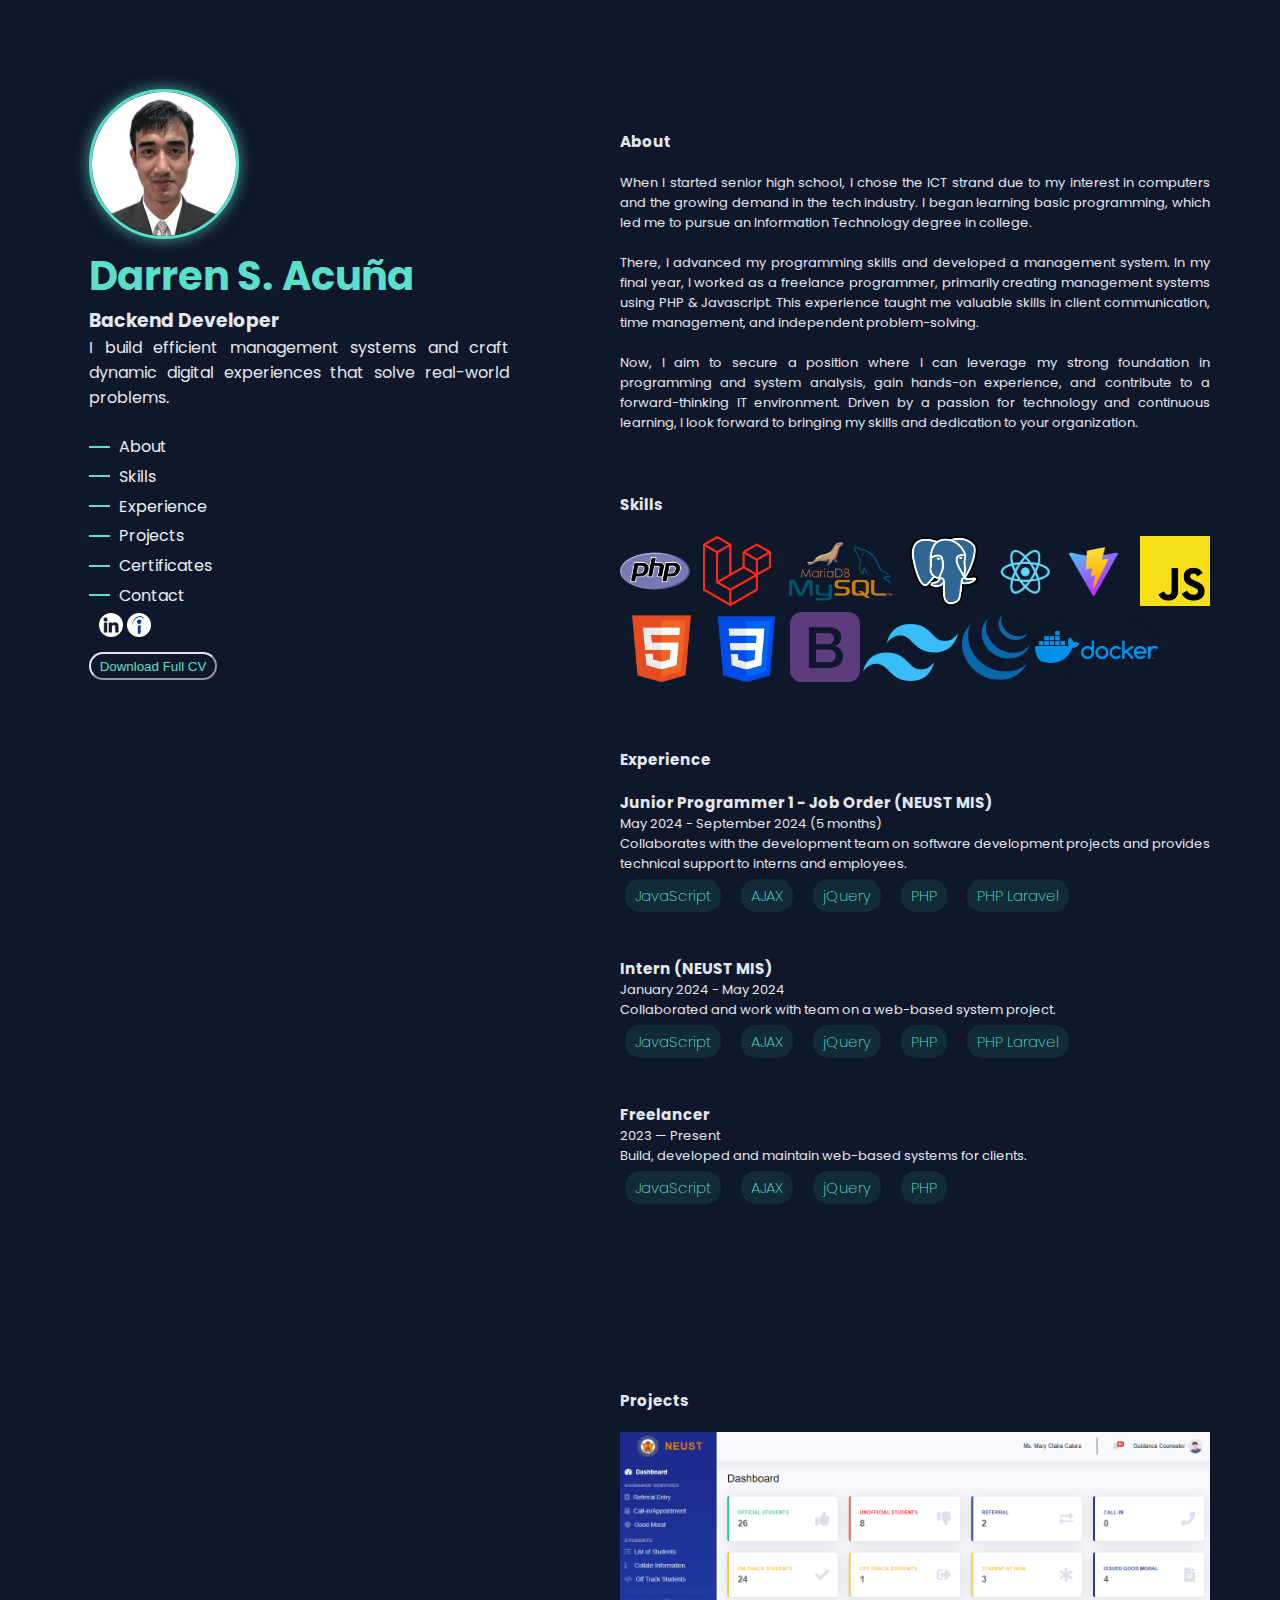
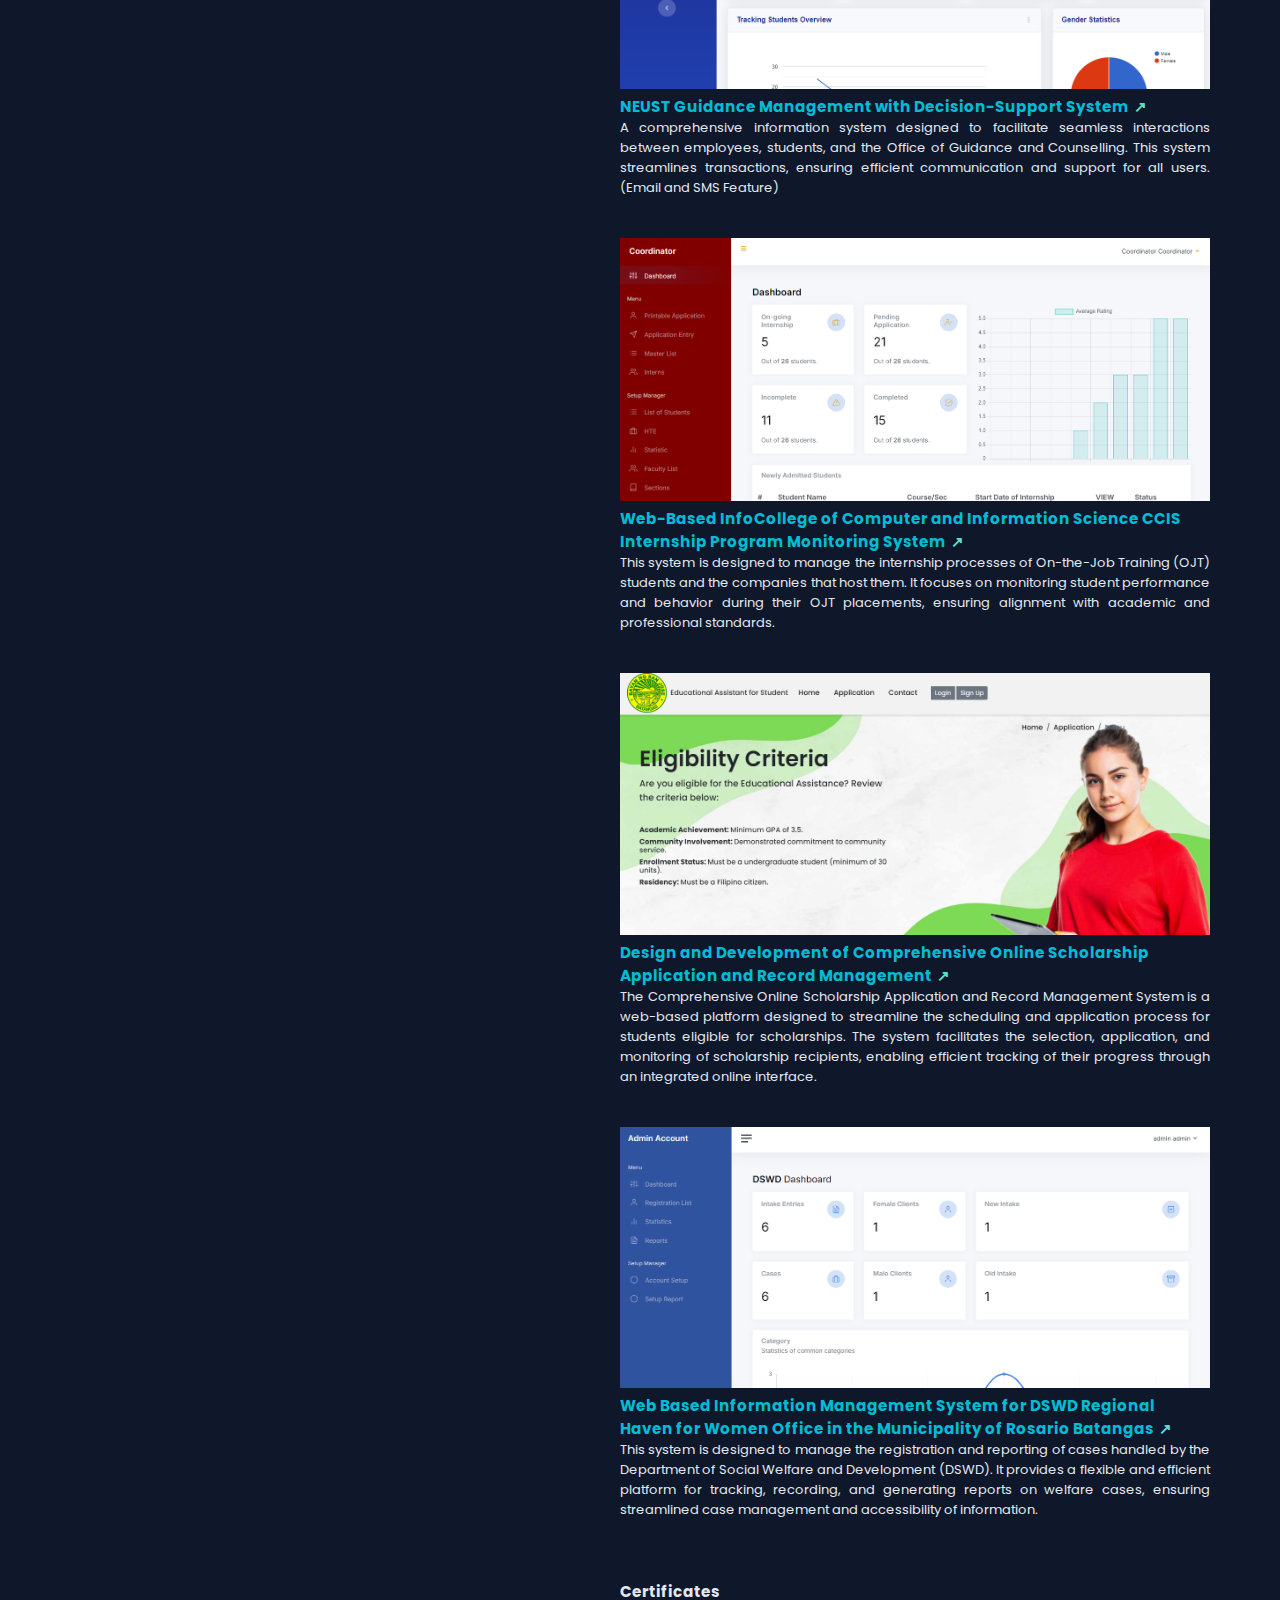
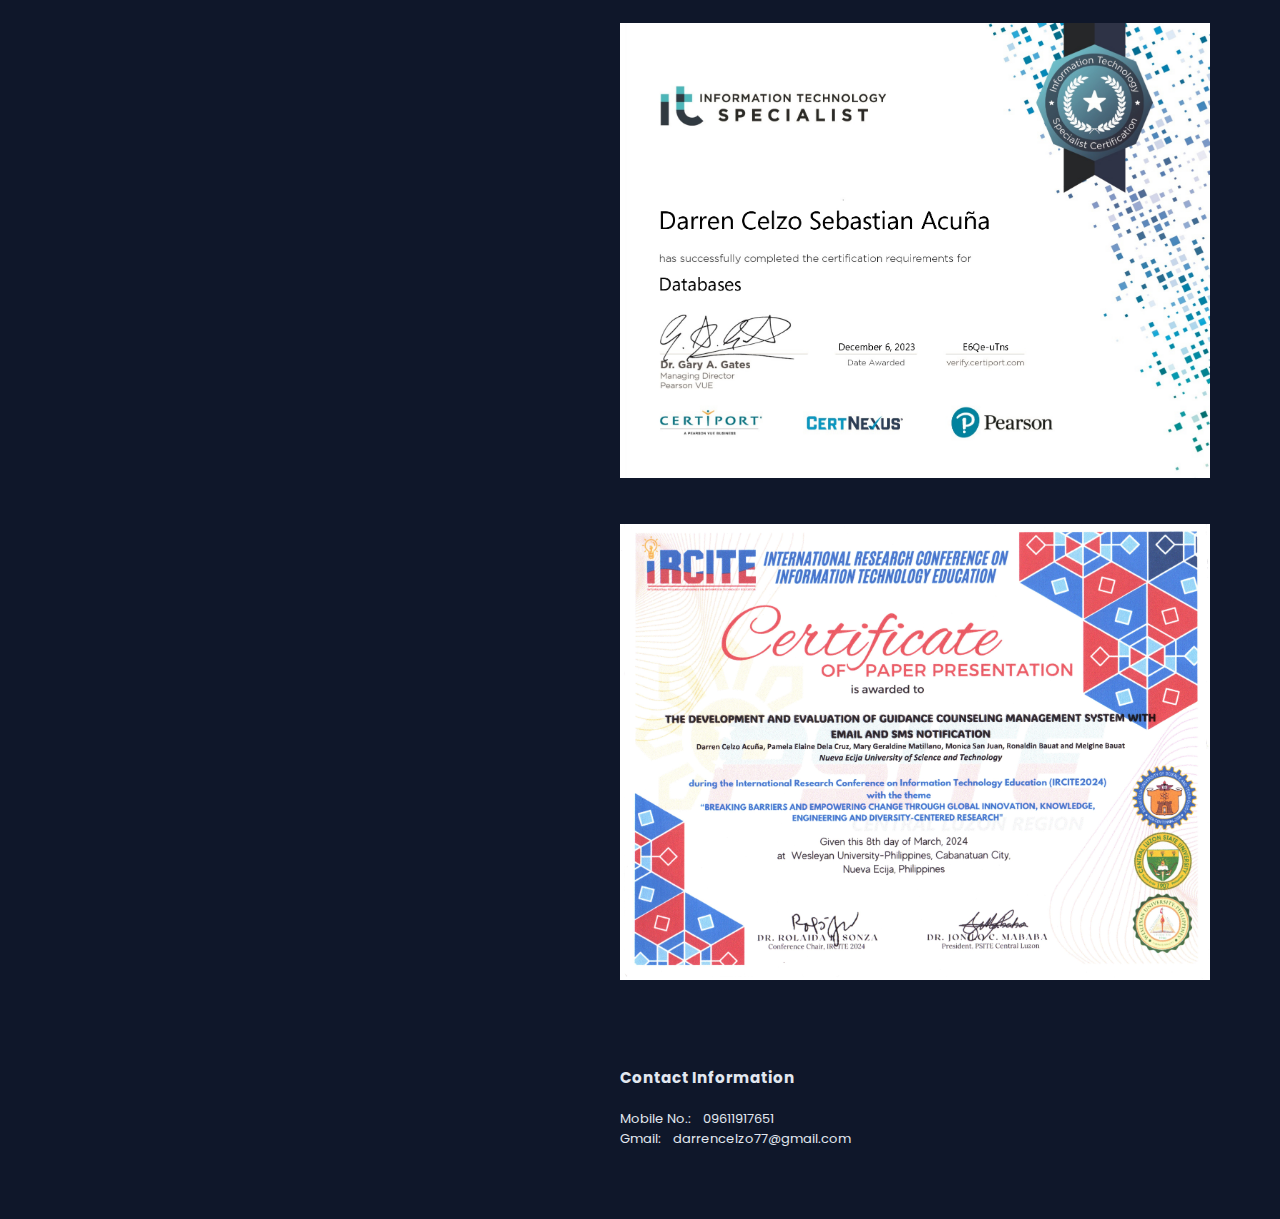
<file: index.html>
<!DOCTYPE html>
<html lang="en">
<head>
    <meta charset="UTF-8" />
    <meta http-equiv="X-UA-Compatible" content="IE-edge" />
    <meta name="viewport" content="width=device-width, initial-scale=1, maximum-scale=1, user-scalable=no">
    <link rel="icon" href="includes/favicon.png" type="image/png">
    <link rel="stylesheet" href="includes/kelly.css">
    <!-- <link rel="stylesheet" href="includes/mediaqueries.css"> -->
    <title>Darren's Portfolio</title>
</head>
<script type="text/javascript">
    function param(w,h) {
        var width  = w;
        var height = h;
        var left = (screen.width  - width)/2;
        var top = (screen.height - height)/2;
        var params = 'width='+width+', height='+height;
        params += ', top='+top+', left='+left;
        params += ', directories=no';
        params += ', location=no';
        params += ', resizable=no';
        params += ', status=no';
        params += ', toolbar=no';
        return params;
    }

    function openWin(url){
        myWindow=window.open(url,'mywin',param(800,500));
        myWindow.focus();
    }

    // function openCustom(url,w,h){
    //     myWindow=window.open(url,'mywin',param(w,h));
    //     myWindow.focus();
    // }
    
    function openCustom(url, w, h) {
        // Give each window a unique name using a timestamp or counter
        let uniqueWindowName = 'mywin_' + new Date().getTime(); 
        let myWindow = window.open(url, uniqueWindowName, `width=${w},height=${h}`);
        myWindow.focus();
    }

</script>
<body>
    <section id="profile">
        <div class="section-text">
            <div>
                <img class="myimage" src="includes/acuna.jpg"/>
            </div>
            <h2>Darren S. Acuña</h2>
            <h3>Backend Developer</h3>
            <p style="text-align: justify;">I build efficient management systems and craft  dynamic digital experiences that solve real-world problems.</p>
            <div>
                <ul class="nav-links">
                    <li><a href="#about">About</a></li>
                    <li><a href="#skills">Skills</a></li>
                    <li><a href="#experience">Experience</a></li>
                    <li><a href="#projects">Projects</a></li>
                    <li><a href="#certificates">Certificates</a></li>
                    <li><a href="#contact">Contact</a></li>
                </ul>
            </div>
            <div title="Linkedin" style="margin-left:10px;" class="social-container">
                <a href="https://www.linkedin.com/in/darren-celzo-acu%C3%B1a-a39082296/" target="_blank">
                    <img style="border-radius:50%;" src="includes/linkedin.png" alt="My Linkedin Profile" class="icon" id="linked">
                </a>
                <a title="Indeed" href="https://profile.indeed.com/p/darrena-j6sp3dc" target="_blank">
                    <img src="includes/indeed.png" alt="My Indeed Profile" class="icon" id="indeed">
                </a>
<!-- 
                <a title="Indeed" href="https://www.jobstreet.com.ph/profile/darrencelzo-acua-PXdMX4MxXZ" target="_blank">
                    <img style="border-radius: 50%;" src="includes/log.png" alt="My Jobstreet Profile" class="icon" id="indeed">
                </a>  -->               

              <!--   <a title="Indeed" href="https://mail.google.com/mail/u/0/#inbox?compose=GTvVlcRwPkcNfCTHLlhjPlBXmRmRKzJPnRGNmwSQhpFrxjhjRmxQnsrQkKFVXVNWqdwnwSTVWhnfl" target="_blank">
                    <img style="border-radius: 50%;" src="includes/gmail.png" alt="My Jobstreet Profile" class="icon" id="indeed">
                </a> -->
            </div> 
            <div class="btn-container">
                <button class="btn btn-color-1" onclick="window.open('includes/CV.pdf')">Download Full CV</button>
            </div>
        </div>
    </section>

    <section id="content">
        <section class="about">
            <div id="about"><br><br><br>  
                <h3>About</h3><br>  
                <p class="justify-text">
                    When I started senior high school, I chose the ICT strand due to my interest in computers and the growing demand in the tech industry. I began learning basic programming, which led me to pursue an Information Technology degree in college. <br> <br>There, I advanced my programming skills and developed a management system.
                    In my final year, I worked as a freelance programmer, primarily creating management systems using PHP & Javascript. This experience taught me valuable skills in client communication, time management, and independent problem-solving. <br>        <br> 
                    Now, I aim to secure a position where I can leverage my strong foundation in programming and system analysis, gain hands-on experience, and contribute to a forward-thinking IT environment. Driven by a passion for technology and continuous learning, I look forward to bringing my skills and dedication to your organization.
                </p>
            </div>
        </section>

        <section class="about">
            <style>
                 #skills img:hover {
                        transform: scale(1.1);
                    }
            </style>
            <div id="skills"><br><br><br>  
                <h3>Skills</h3><br>  <style>#xxxx{border-radius: 50%; }</style>
                <p class="justify-text">
                    <img id="xxx" title="PHP" height="70" src="includes/icon/php.png"/>
                    <img id="xxx" title="PHP Laravel" height="70" src="includes/icon/laravel.png"/>
                    <img id="xxx" title="MariaDB" height="70" src="includes/icon/db.png"/>
                    <img id="xxx" title="PostgreSQL" height="70" src="includes/icon/elepant.png"/>
                    <img id="xxx" title="Vite JS" height="70" src="includes/icon/rv.png"/>
                    <img id="xxx" title="JavaScript" height="70" src="includes/icon/js.png"/>
                    <img id="xxx" title="HTML" height="70" src="includes/icon/html.png"/>
                    <img id="xxx" title="CSS" height="70" src="includes/icon/csse.png"/>
                    <img id="xxx" title="Bootstrap" height="70" src="includes/icon/bootstrap.png"/>
                    <img id="xxx" title="Tailwind CSS" height="58" src="includes/icon/tailwind.svg"/>
                    <img id="xxxx" title="jQuery" height="70" src="includes/icon/jquery.svg"/>
                    <img id="xxxx" title="Docker" height="70" src="includes/icon/docker.png"/>
                </p>
            </div>
        </section>


     
        <section class="certificates" id="experience">
            <div><br><br><br>
                <h3>Experience</h3><br>
                <h3>Junior Programmer 1 - Job Order (NEUST MIS)</h3>
                <p>May 2024 - September 2024 (5 months)</p>
                <p class="justify-text" className="description">Collaborates with the development 
                    team on software development projects and provides technical support to interns and employees.</p>
                <div class="tags">
                    <span class="tag">JavaScript</span>
                    <span class="tag">AJAX</span>
                    <span class="tag">jQuery</span>
                    <span class="tag">PHP</span>
                    <span class="tag">PHP Laravel</span>
                </div>
            </div>
        </section>

        <section class="certificates">
            <div><br><br>
                <h3>Intern (NEUST MIS)</h3>
                <p>January 2024 - May 2024</p>
                <p class="justify-text" className="description">Collaborated and work with team on a web-based system project.</p>
                <div class="tags">
                    <span class="tag">JavaScript</span>
                    <span class="tag">AJAX</span>
                    <span class="tag">jQuery</span>
                    <span class="tag">PHP</span>
                    <span class="tag">PHP Laravel</span>
                </div>
            </div>
        </section>

        <section class="certificates">
            <div><br><br>
                <h3>Freelancer</h3>
                <p>2023 — Present</p>
                    <p class="justify-text" className="description">Build, developed and maintain web-based systems for clients.</p>
                    <div class="tags">
                        <span class="tag">JavaScript</span>
                        <span class="tag">AJAX</span>
                        <span class="tag">jQuery</span>
                        <span class="tag">PHP</span>
                </div>
                
            </div>
        </section>

        <br><br><br><br><br><br>



        <section class="certificates" id="projects">
           <div class="project-container"><br><br><br>
            <h3>Projects</h3><br>
            <img src="includes/dash.png" height="450">

                <!-- <img src="includes/dash.png" alt="Student Counselling Management System" style="height:250px;width:500px;"> -->
                <div>
                    <h3><a style="cursor:pointer;" title="View more..." 
        onclick="openCustom('view_guidance.html',1000,700)">NEUST Guidance Management with Decision-Support System<span class="arrow">↗</span></a></h3>
                    <p class="justify-text">A comprehensive information system designed to facilitate seamless interactions between 
                    employees, students, and the Office of Guidance and Counselling. 
                    This system streamlines transactions, ensuring efficient communication 
                    and support for all users. (Email and SMS Feature)</p>
                </div>
            </div>
        </section>

        <section class="certificates" id="projects">
           <div class="project-container"><br><br>
            <img src="includes/internship/yyyy.png" height="450">
                <!-- <img src="includes/internship/1dashboard.png" alt="Student Counselling Management System" style="height:250px;width:500px;"> -->
                <div>
                    <h3><a style="cursor:pointer;" title="View more..." 
        onclick="openCustom('view_internship.html',1000,700)" title="View more..." href="#" target="_blank">Web-Based InfoCollege of Computer and
        Information Science CCIS Internship Program
        Monitoring System<span class="arrow">↗</span></a></h3>
                    <p class="justify-text">This system is designed to manage the internship processes of On-the-Job Training (OJT) students 
                        and the companies that host them. It focuses on monitoring student performance and behavior 
                        during their OJT placements, ensuring alignment with academic and professional standards.</p>
                </div>
            </div>
        </section>


         <section class="certificates" id="projects">
           <div class="project-container"><br><br>
            <img src="includes/educational/educational.png" height="450">
                
                <div>
                    <h3><a
                onclick="openCustom('view_educational.html',1000,700)" title="View more..." title="View more..." href="#" target="_blank">Design and Development of Comprehensive
                Online Scholarship Application and Record
                Management<span class="arrow">↗</span></a></h3>
                    <p class="justify-text">The Comprehensive Online Scholarship Application and Record 
                        Management System is a web-based platform designed to streamline the scheduling and 
                        application process for students eligible for scholarships. The system facilitates 
                        the selection, application, and monitoring of scholarship recipients, enabling efficient 
                        tracking of their progress through an integrated online interface.


                    </p>
                </div>
            </div>
        </section>


        <section class="certificates" id="projects">
           <div class="project-container"><br><br>
            <img src="includes/dswd/dash.png" height="450">
                <!-- <img src="includes/dash.png" alt="Student Counselling Management System" style="height:250px;width:500px;"> -->
                <div>
                    <h3><a 
                        onclick="openCustom('view_dswd.html',1000,700)" title="View more..." href="#" target="_blank">
                        Web Based Information Management System for DSWD Regional Haven
                        for Women Office in the Municipality of Rosario Batangas<span class="arrow">↗</span></a></h3>
                    <p class="justify-text">This system is designed to manage the registration and reporting of cases handled by 
                        the Department of Social Welfare and Development (DSWD). It provides a 
                        flexible and efficient platform for tracking, recording, and generating 
                        reports on welfare cases, ensuring streamlined case management and accessibility 
                        of information.</p>
                </div>
            </div>
        </section>

        <section class="certificates">
            <div id="certificates"><br><br><br>
                <h3>Certificates</h3><br>
                <img src="includes/certiport.jpg" >
            </div>
            <div id="certificates"><br><br>
                 <img src="includes/IRCITE.jpg" >
            </div><br>
        </section>


        <section class="certificates" id="contact">
            <div><br><br><br>
                <h3>Contact Information</h3><br>
                <p>Mobile No.: &nbsp;&nbsp; 09611917651</p>
                <p>Gmail: &nbsp;&nbsp; darrencelzo77@gmail.com</p>
            </div>
        </section>


    </section>
</body>
</html>
</file>
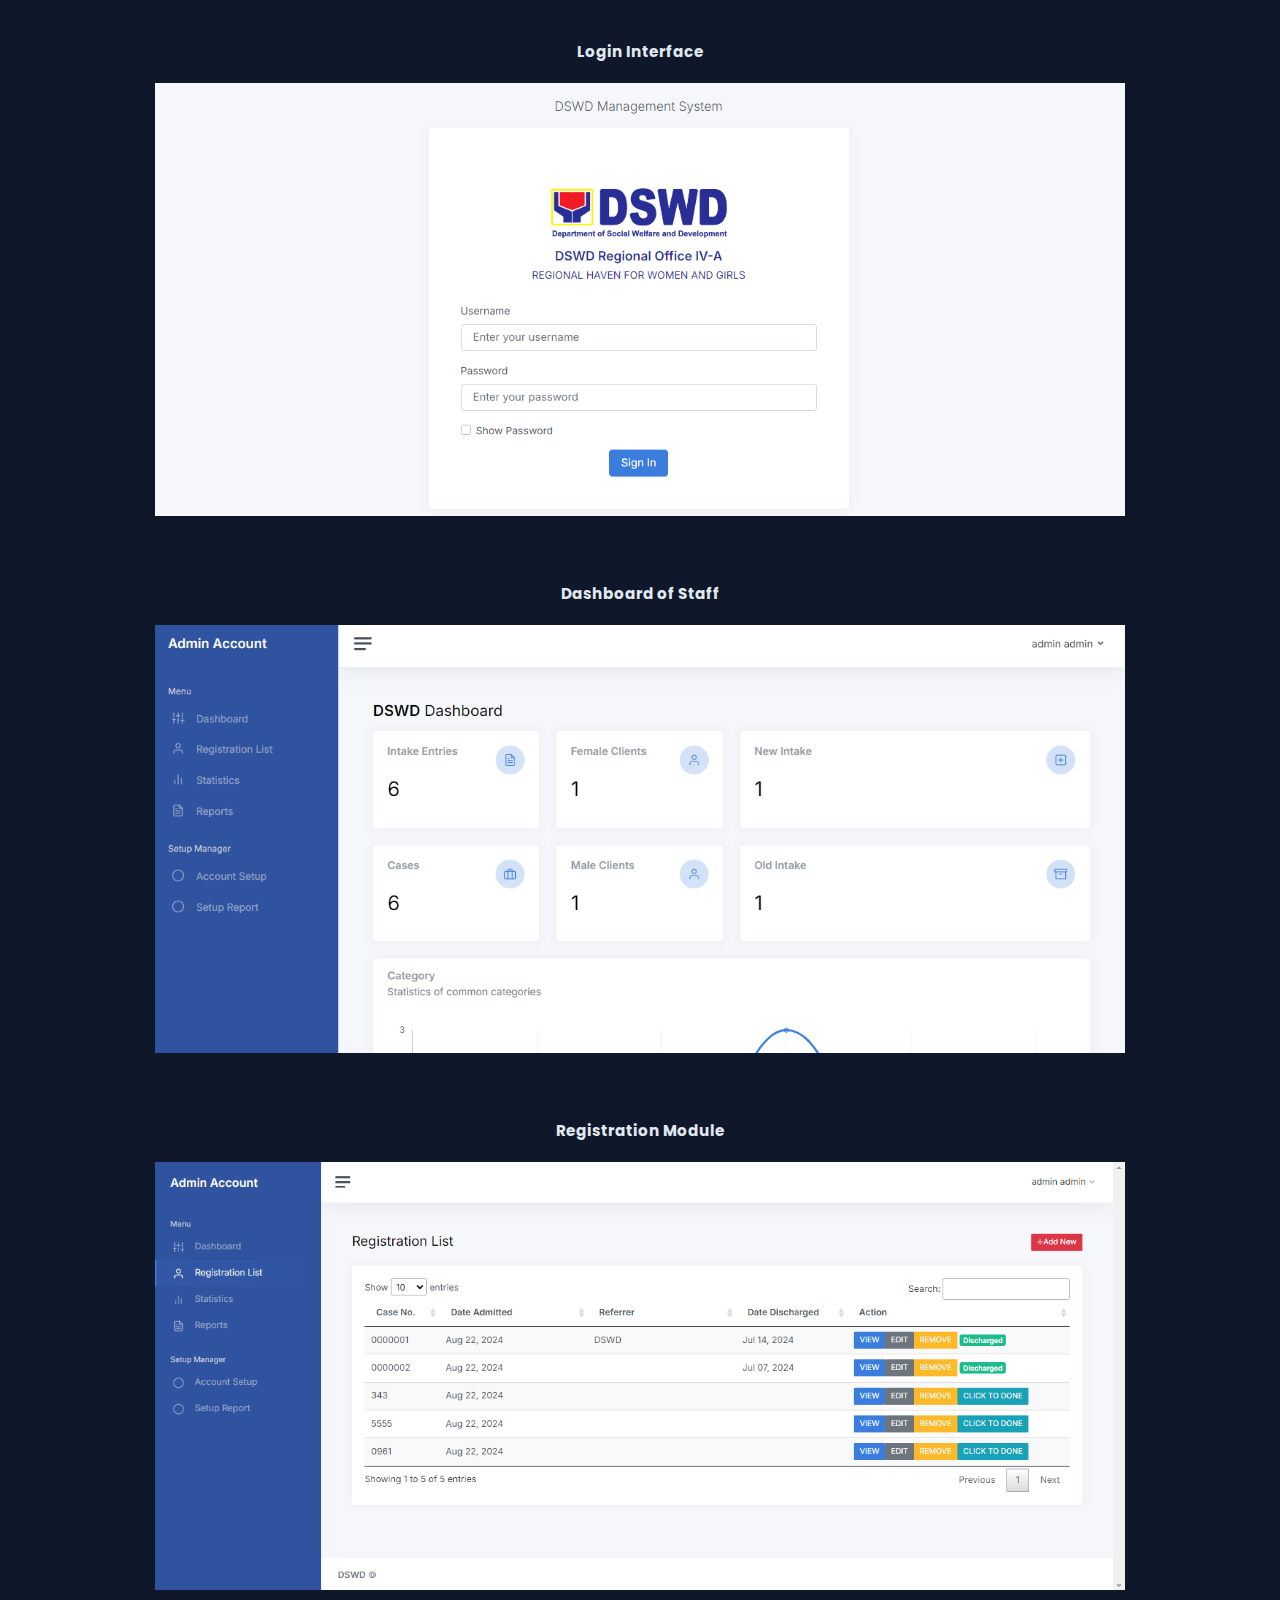
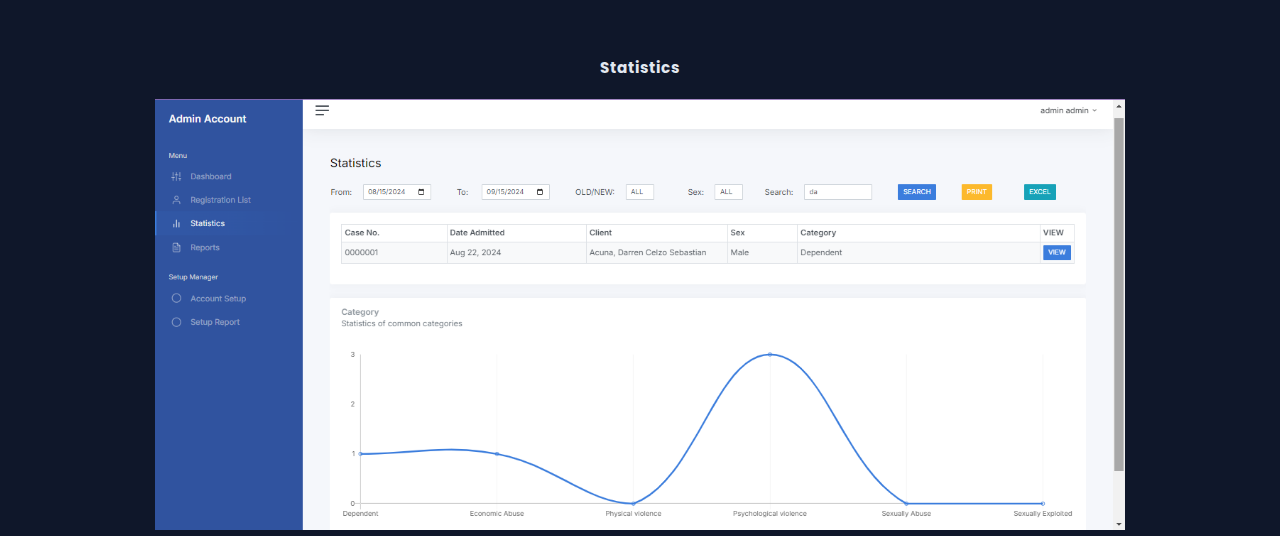
<file: view_dswd.html>
<!DOCTYPE html>
<html lang="en">
<head>
    <meta charset="UTF-8" />
    <meta http-equiv="X-UA-Compatible" content="IE-edge" />
    <meta name="viewport" content="width=device-width, initial-scale=1, maximum-scale=1, user-scalable=no">
    <link rel="icon" href="includes/favicon.png" type="image/png">
    <!-- <link rel="stylesheet" href="includes/styles.css"> -->
    <!-- <link rel="stylesheet" href="includes/mediaqueries.css"> -->
    <title>Darren's Portfolio</title>
</head>
<style>
 @import url('https://fonts.googleapis.com/css2?family=Poppins:wght@400;500&display=swap');

    *{
        margin: 0;
        padding: 0;
        box-sizing: border-box;
        background-color: #0F172A;
    }

     /* Customized Scrollbar */
    ::-webkit-scrollbar {
        width: 12px;
        height: 12px;
    }

    ::-webkit-scrollbar-track {
        background: #0F172A; /* Track color */
        border-radius: 10px;
    }

    ::-webkit-scrollbar-thumb {
        background: linear-gradient(45deg, #5ADFCB, #3D98FF); /* Gradient thumb color */
        border-radius: 10px;
    }

    ::-webkit-scrollbar-thumb:hover {
        background: linear-gradient(45deg, #3D98FF, #5ADFCB); /* Hover effect */
    }

    ::-webkit-scrollbar-thumb:active {
        background: linear-gradient(45deg, #00bcd4, #5ADFCB); /* Active effect */
    }

    body{
        font-family: "Poppins", sans-serif;
    }

    html{
        scroll-behavior: smooth;
    }

    #content {
        
        overflow-y: auto;
        box-sizing: border-box;
        text-align: center;
        font-size: small;
        color: #E2E8F0;
    }

    /* Make images in the certificates section responsive */
    .certificates img {
        width: 100%;
        height: auto; /* Maintain aspect ratio */
        max-width: 970px; /* Ensure it doesn’t grow too large */
    }

    /* Media Query for mobile devices */
    @media (max-width: 768px) {
        .certificates img {
            max-width: 100%; /* Allow the images to use the full width of the container */
        }
    }

 
</style>
<body>
    <section id="content">
        <section class="certificates">
            <div id="certificates"><br><br>
            <div><h3>Login Interface</h3></div><br>
                <img src="includes/dswd/login.png" >
            </div>
        </section>

        <br>
     	<section class="certificates">
            <div id="certificates"><br><br>
            <div><h3>Dashboard of Staff</h3></div><br>
                <img src="includes/dswd/dash.png" >
            </div>
        </section>


         <br>
        <section class="certificates">
            <div id="certificates"><br><br>
            <div><h3>Registration Module</h3></div><br>
                <img src="includes/dswd/reg.png" >
            </div>
        </section>


        <br>
        <section class="certificates">
            <div id="certificates"><br><br>
            <div><h3>Statistics</h3></div><br>
                <img src="includes/dswd/dash2.png" >
            </div>
        </section>

        
        
    </section>
</body>
</html>
</file>
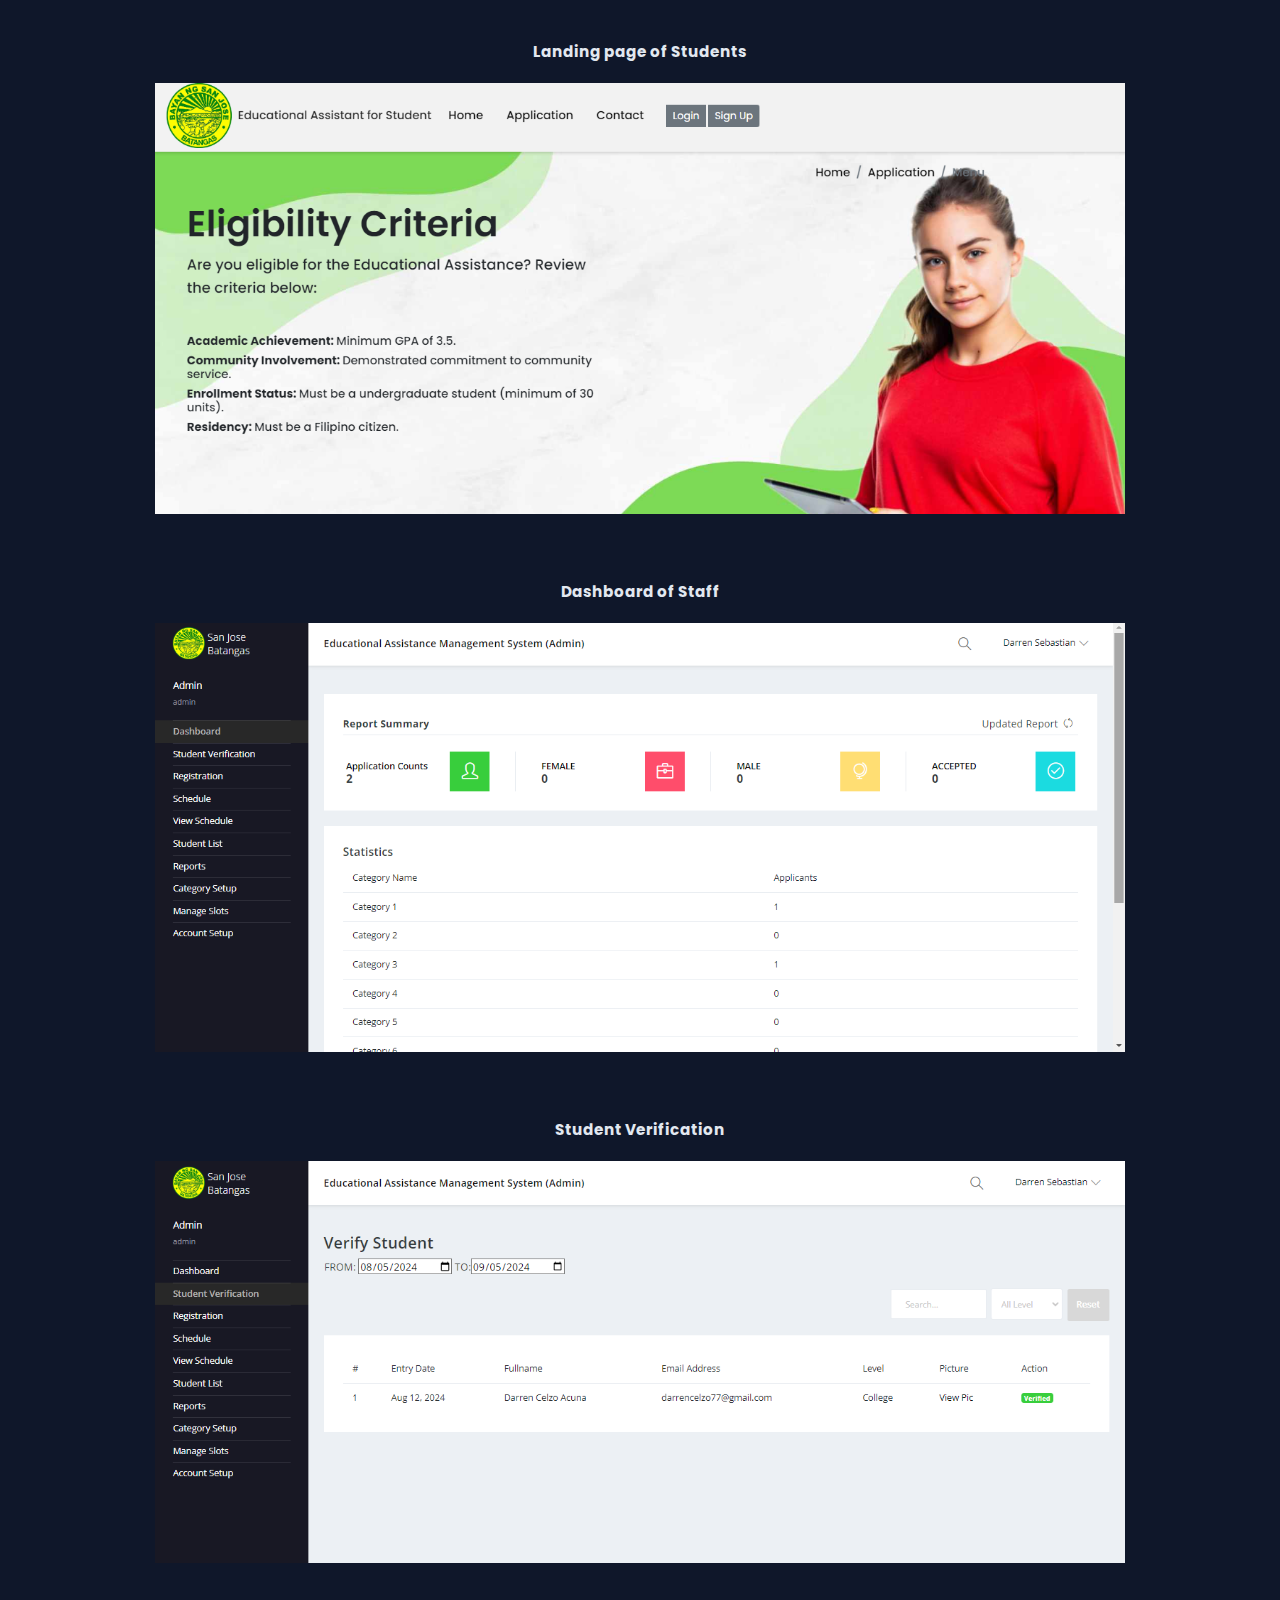
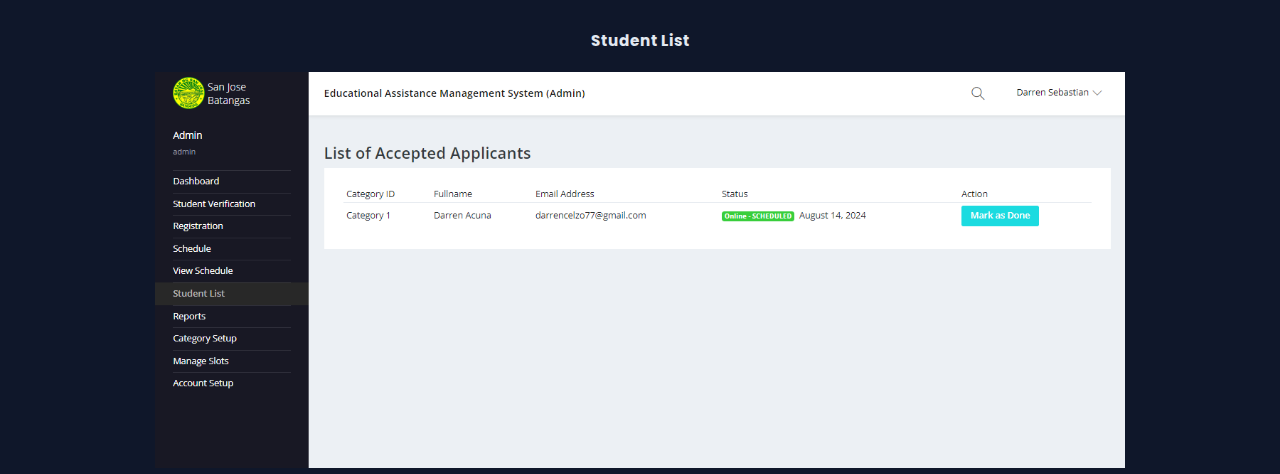
<file: view_educational.html>
<!DOCTYPE html>
<html lang="en">
<head>
    <meta charset="UTF-8" />
    <meta http-equiv="X-UA-Compatible" content="IE-edge" />
    <meta name="viewport" content="width=device-width, initial-scale=1, maximum-scale=1, user-scalable=no">
    <link rel="icon" href="includes/favicon.png" type="image/png">
    <!-- <link rel="stylesheet" href="includes/styles.css"> -->
    <!-- <link rel="stylesheet" href="includes/mediaqueries.css"> -->
    <title>Darren's Portfolio</title>
</head>
<style>
 @import url('https://fonts.googleapis.com/css2?family=Poppins:wght@400;500&display=swap');

    *{
        margin: 0;
        padding: 0;
        box-sizing: border-box;
        background-color: #0F172A;
    }

     /* Customized Scrollbar */
    ::-webkit-scrollbar {
        width: 12px;
        height: 12px;
    }

    ::-webkit-scrollbar-track {
        background: #0F172A; /* Track color */
        border-radius: 10px;
    }

    ::-webkit-scrollbar-thumb {
        background: linear-gradient(45deg, #5ADFCB, #3D98FF); /* Gradient thumb color */
        border-radius: 10px;
    }

    ::-webkit-scrollbar-thumb:hover {
        background: linear-gradient(45deg, #3D98FF, #5ADFCB); /* Hover effect */
    }

    ::-webkit-scrollbar-thumb:active {
        background: linear-gradient(45deg, #00bcd4, #5ADFCB); /* Active effect */
    }

    body{
        font-family: "Poppins", sans-serif;
    }

    html{
        scroll-behavior: smooth;
    }

    #content {
        
        overflow-y: auto;
        box-sizing: border-box;
        text-align: center;
        font-size: small;
        color: #E2E8F0;
    }

    /* Make images in the certificates section responsive */
    .certificates img {
        width: 100%;
        height: auto; /* Maintain aspect ratio */
        max-width: 970px; /* Ensure it doesn’t grow too large */
    }

    /* Media Query for mobile devices */
    @media (max-width: 768px) {
        .certificates img {
            max-width: 100%; /* Allow the images to use the full width of the container */
        }
    }

 
</style>
<body>
    <section id="content">
        <section class="certificates">
            <div id="certificates"><br><br>
            <div><h3>Landing page of Students</h3></div><br>
                <img src="includes/educational/educational.png" >
            </div>
        </section>

        <br>
     	<section class="certificates">
            <div id="certificates"><br><br>
            <div><h3>Dashboard of Staff</h3></div><br>
                <img src="includes/educational/educ1.png" >
            </div>
        </section>


         <br>
        <section class="certificates">
            <div id="certificates"><br><br>
            <div><h3>Student Verification</h3></div><br>
                <img src="includes/educational/educ2.png" >
            </div>
        </section>

        <br>
        <section class="certificates">
            <div id="certificates"><br><br>
            <div><h3>Student List</h3></div><br>
                <img src="includes/educational/educ3.png" >
            </div>
        </section>


        
        
    </section>
</body>
</html>
</file>
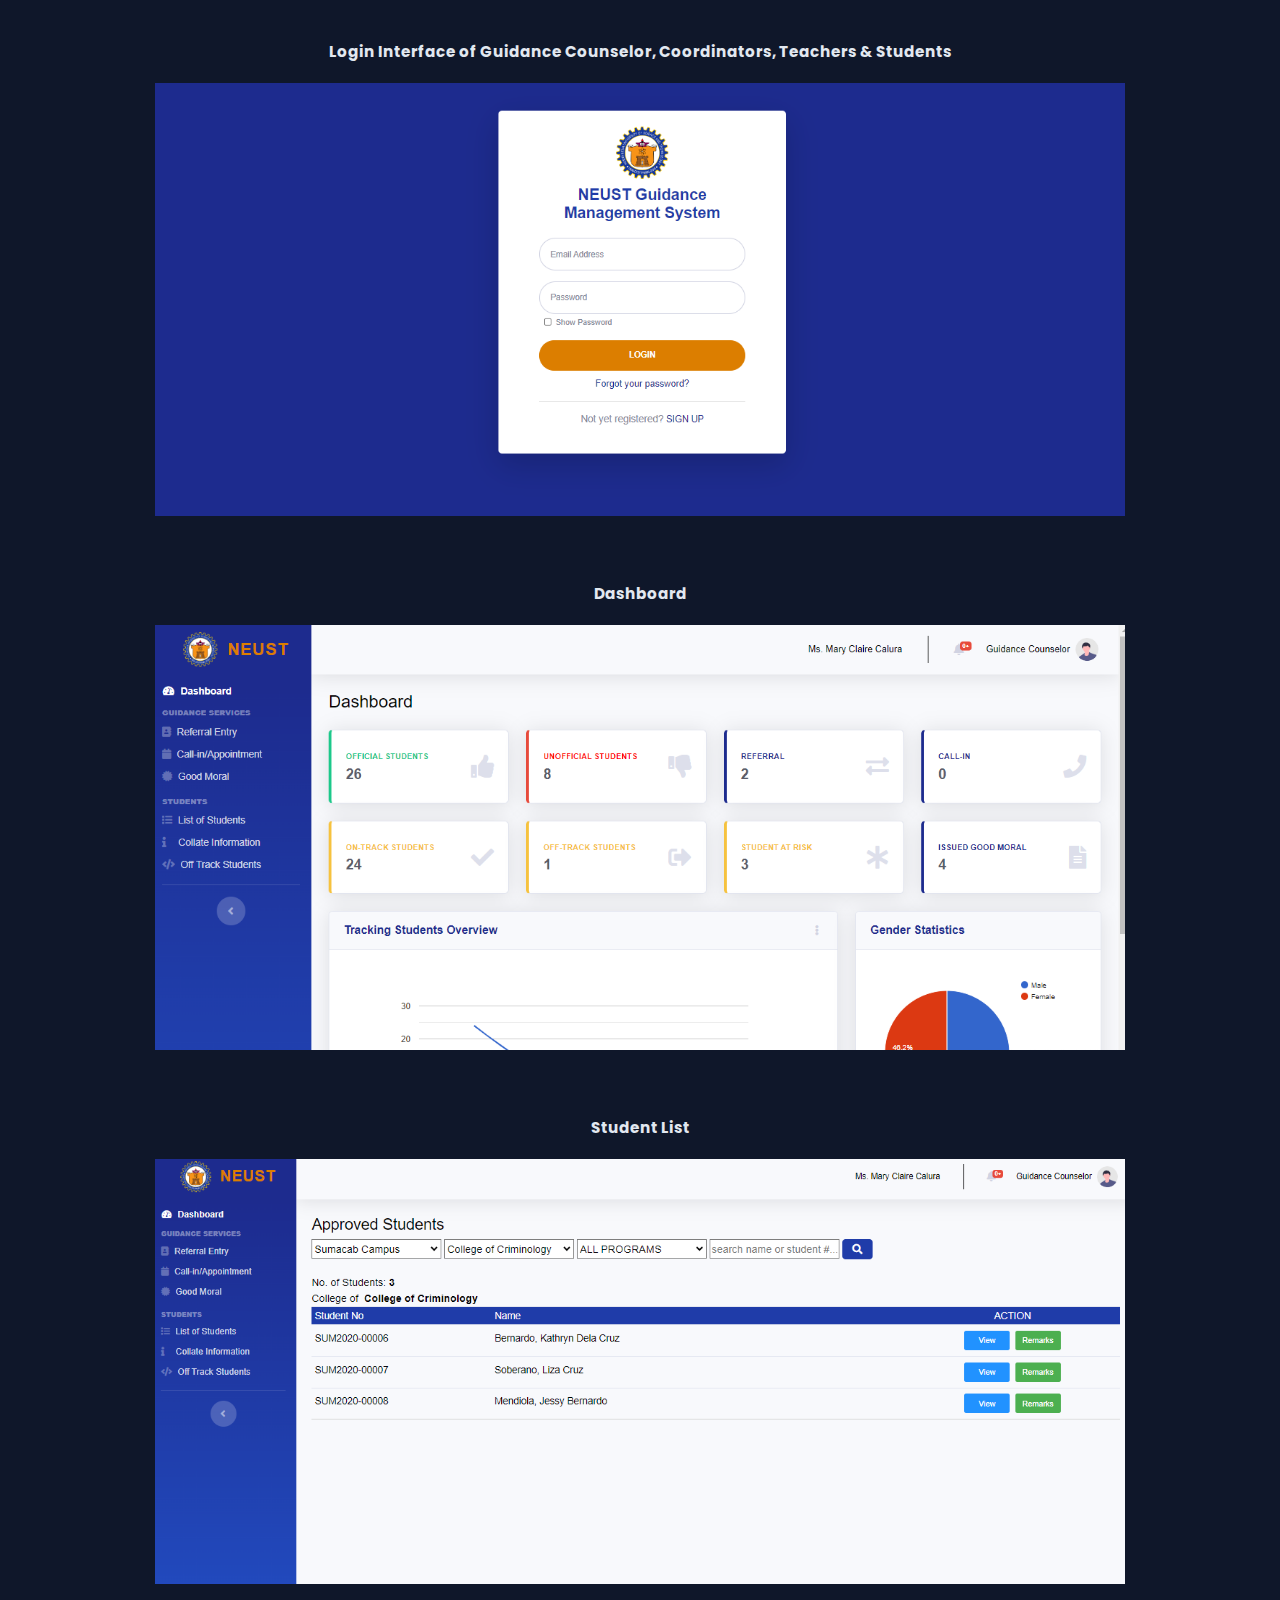
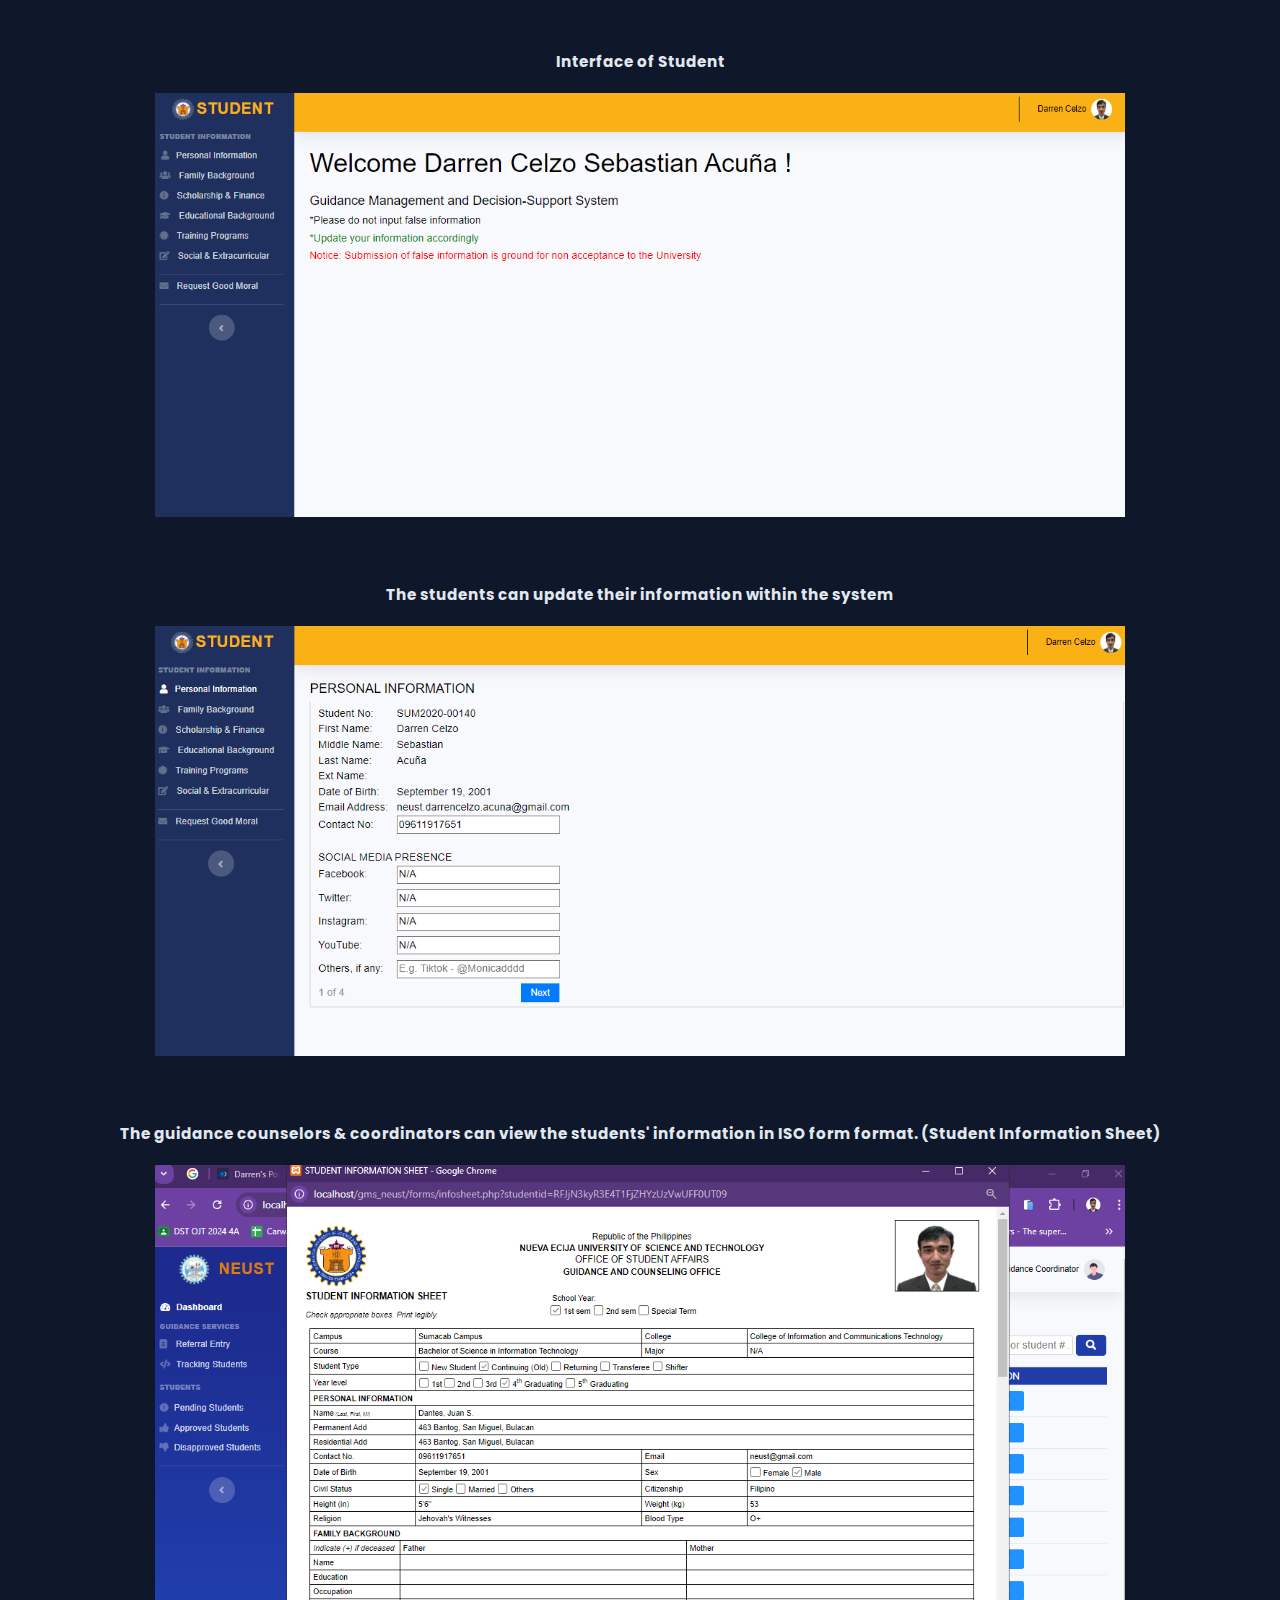
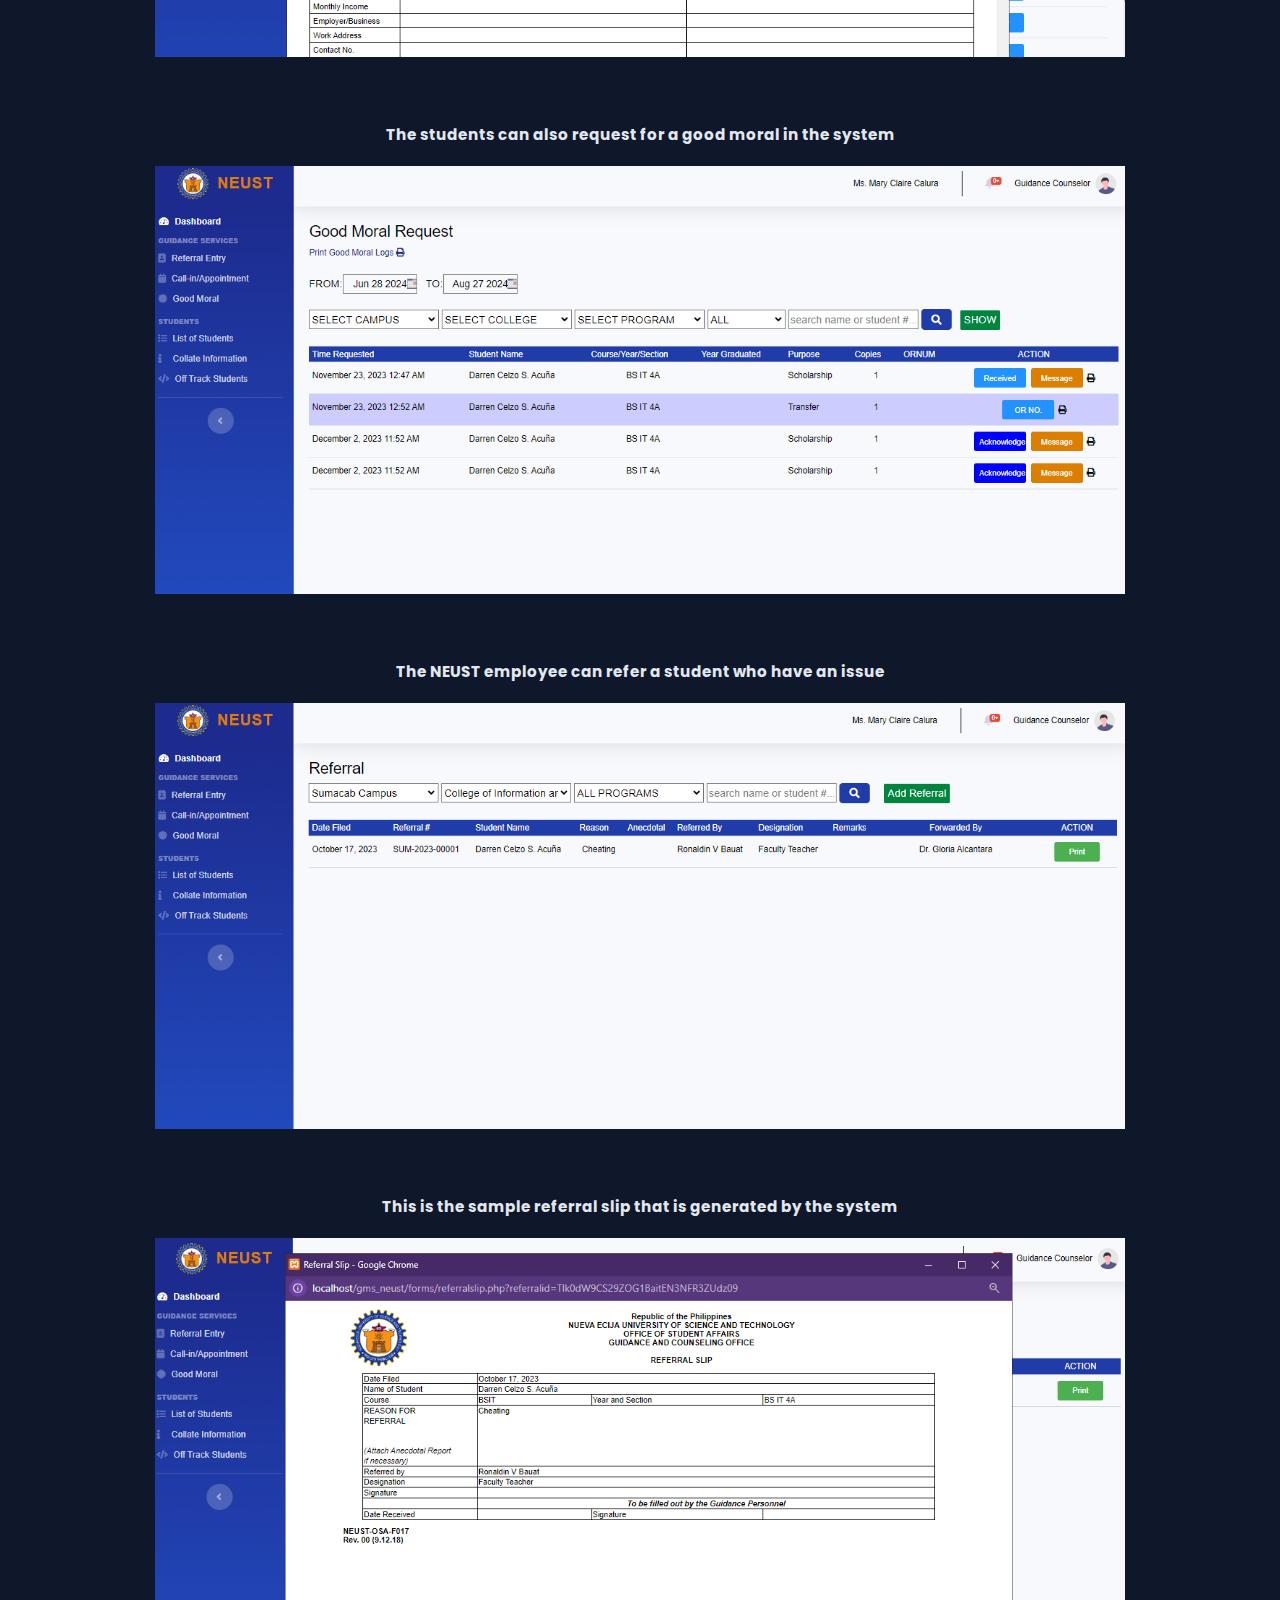
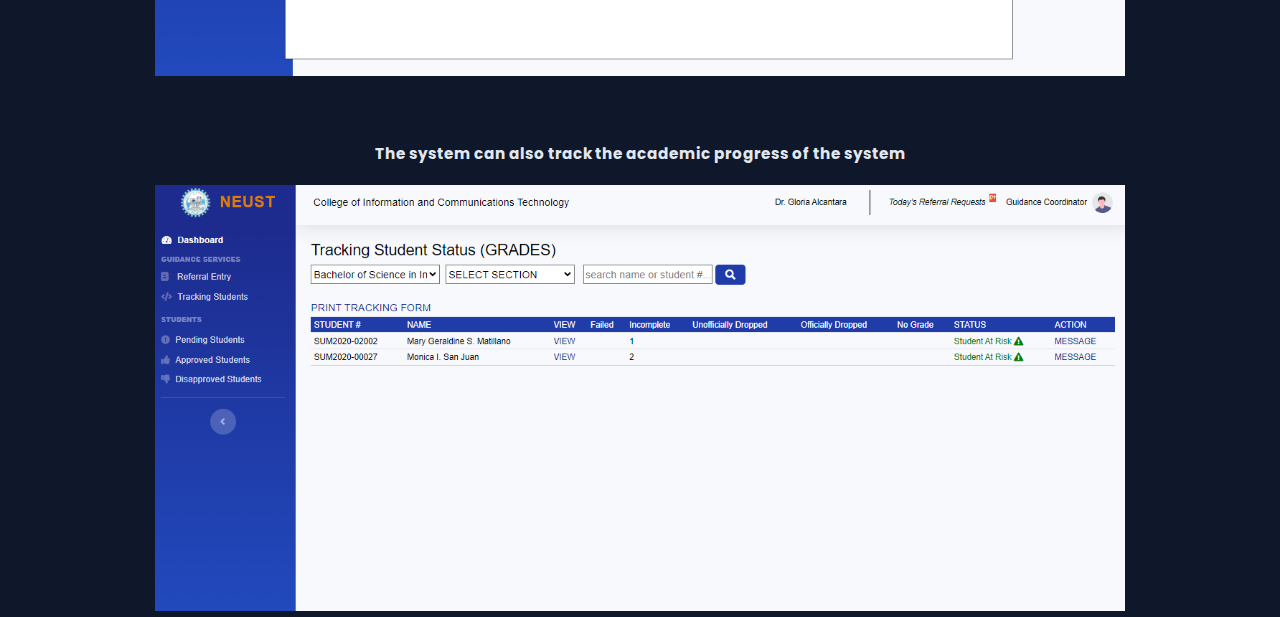
<file: view_guidance.html>
<!DOCTYPE html>
<html lang="en">
<head>
    <meta charset="UTF-8" />
    <meta http-equiv="X-UA-Compatible" content="IE-edge" />
    <meta name="viewport" content="width=device-width, initial-scale=1, maximum-scale=1, user-scalable=no">
    <link rel="icon" href="includes/favicon.png" type="image/png">
    <!-- <link rel="stylesheet" href="includes/styles.css"> -->
    <!-- <link rel="stylesheet" href="includes/mediaqueries.css"> -->
    <title>Darren's Portfolio</title>
</head>
<style>
 @import url('https://fonts.googleapis.com/css2?family=Poppins:wght@400;500&display=swap');

    *{
        margin: 0;
        padding: 0;
        box-sizing: border-box;
        background-color: #0F172A;
    }

     /* Customized Scrollbar */
    ::-webkit-scrollbar {
        width: 12px;
        height: 12px;
    }

    ::-webkit-scrollbar-track {
        background: #0F172A; /* Track color */
        border-radius: 10px;
    }

    ::-webkit-scrollbar-thumb {
        background: linear-gradient(45deg, #5ADFCB, #3D98FF); /* Gradient thumb color */
        border-radius: 10px;
    }

    ::-webkit-scrollbar-thumb:hover {
        background: linear-gradient(45deg, #3D98FF, #5ADFCB); /* Hover effect */
    }

    ::-webkit-scrollbar-thumb:active {
        background: linear-gradient(45deg, #00bcd4, #5ADFCB); /* Active effect */
    }

    body{
        font-family: "Poppins", sans-serif;
    }

    html{
        scroll-behavior: smooth;
    }

    #content {
        
        overflow-y: auto;
        box-sizing: border-box;
        text-align: center;
        font-size: small;
        color: #E2E8F0;
    }

    /* Make images in the certificates section responsive */
    .certificates img {
        width: 100%;
        height: auto; /* Maintain aspect ratio */
        max-width: 970px; /* Ensure it doesn’t grow too large */
    }

    /* Media Query for mobile devices */
    @media (max-width: 768px) {
        .certificates img {
            max-width: 100%; /* Allow the images to use the full width of the container */
        }
    }

 
</style>
<body>
    <section id="content">
        <section class="certificates">
            <div id="certificates"><br><br>
            <div><h3>Login Interface of Guidance Counselor, Coordinators, Teachers & Students</h3></div><br>
                <img src="includes/guidance/login.png" >
            </div>
        </section>

        <br>
     	<section class="certificates">
            <div id="certificates"><br><br>
            <div><h3>Dashboard</h3></div><br>
                <img src="includes/guidance/dashboard.png" >
            </div>
        </section>

        <br>
     	<section class="certificates">
            <div id="certificates"><br><br>
            <div><h3>Student List</h3></div><br>
                <img src="includes/guidance/studentlist.png">
            </div>
        </section>

        <br>
     	<section class="certificates">
            <div id="certificates"><br><br>
            <div><h3>Interface of Student</h3></div><br>
                <img src="includes/guidance/studentinterface.png">
            </div>
        </section>

        <br>
     	<section class="certificates">
            <div id="certificates"><br><br>
            <div><h3>The students can update their information within the system</h3></div><br>
                <img src="includes/guidance/update.png">
            </div>
        </section>

        <br>
     	<section class="certificates">
            <div id="certificates"><br><br>
            <div><h3>The guidance counselors & coordinators can view the students' information in ISO form format. (Student Information Sheet)</h3></div><br>
                <img src="includes/guidance/studentinfosheet.png">
            </div>
        </section>


        <br>
     	<section class="certificates">
            <div id="certificates"><br><br>
            <div><h3>The students can also request for a good moral in the system</h3></div><br>
                <img src="includes/guidance/goodmoral.png">
            </div>
        </section>


        <br>
     	<section class="certificates">
            <div id="certificates"><br><br>
            <div><h3>The NEUST employee can refer a student who have an issue</h3></div><br>
                <img src="includes/guidance/guidancecoordinator.png">
            </div>
        </section>


        <br>
     	<section class="certificates">
            <div id="certificates"><br><br>
            <div><h3>This is the sample referral slip that is generated by the system</h3></div><br>
                <img src="includes/guidance/referralslip.png">
            </div>
        </section>

        <br>
     	<section class="certificates">
            <div id="certificates"><br><br>
            <div><h3>The system can also track the academic progress of the system</h3></div><br>
                <img src="includes/guidance/tracking.png">
            </div>
        </section>

        
        
    </section>
</body>
</html>
</file>
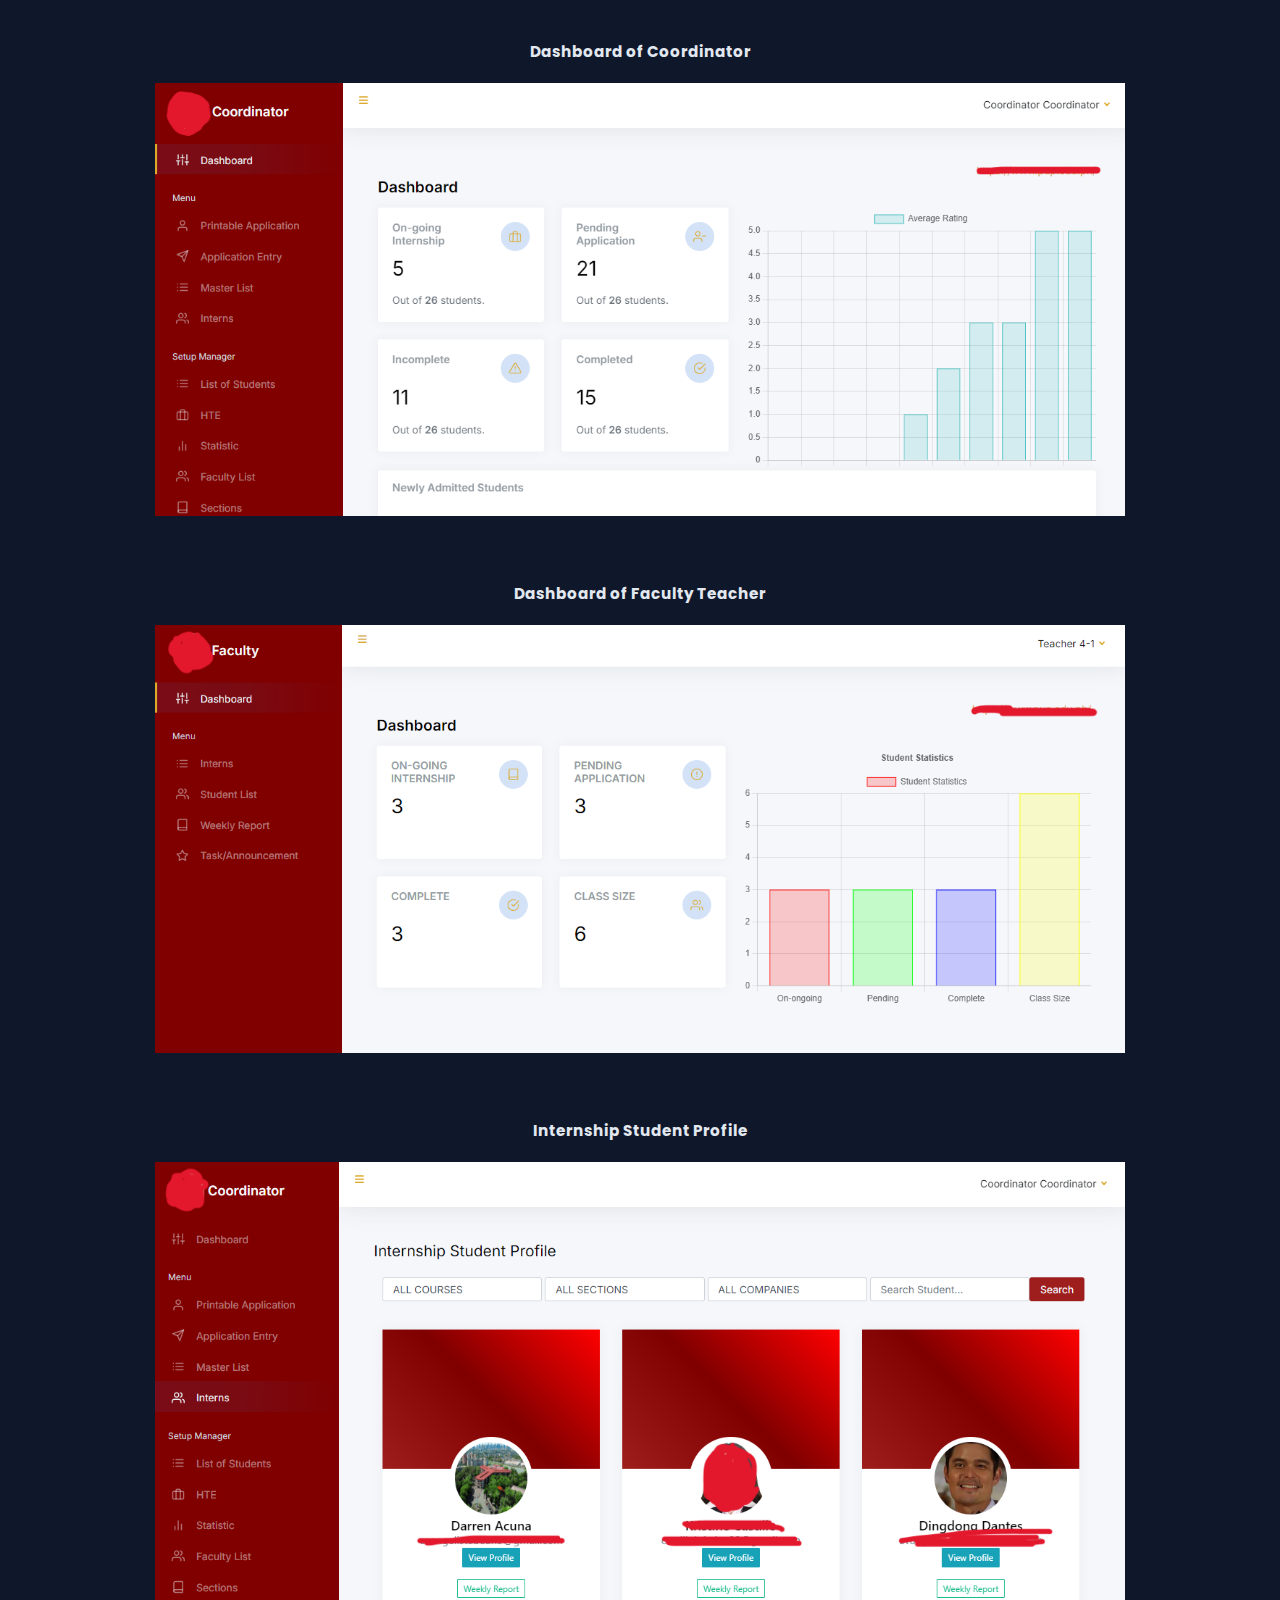
<file: view_internship.html>
<!DOCTYPE html>
<html lang="en">
<head>
    <meta charset="UTF-8" />
    <meta http-equiv="X-UA-Compatible" content="IE-edge" />
    <meta name="viewport" content="width=device-width, initial-scale=1, maximum-scale=1, user-scalable=no">
    <link rel="icon" href="includes/favicon.png" type="image/png">
    <!-- <link rel="stylesheet" href="includes/styles.css"> -->
    <!-- <link rel="stylesheet" href="includes/mediaqueries.css"> -->
    <title>Darren's Portfolio</title>
</head>
<style>
 @import url('https://fonts.googleapis.com/css2?family=Poppins:wght@400;500&display=swap');

    *{
        margin: 0;
        padding: 0;
        box-sizing: border-box;
        background-color: #0F172A;
    }

     /* Customized Scrollbar */
    ::-webkit-scrollbar {
        width: 12px;
        height: 12px;
    }

    ::-webkit-scrollbar-track {
        background: #0F172A; /* Track color */
        border-radius: 10px;
    }

    ::-webkit-scrollbar-thumb {
        background: linear-gradient(45deg, #5ADFCB, #3D98FF); /* Gradient thumb color */
        border-radius: 10px;
    }

    ::-webkit-scrollbar-thumb:hover {
        background: linear-gradient(45deg, #3D98FF, #5ADFCB); /* Hover effect */
    }

    ::-webkit-scrollbar-thumb:active {
        background: linear-gradient(45deg, #00bcd4, #5ADFCB); /* Active effect */
    }

    body{
        font-family: "Poppins", sans-serif;
    }

    html{
        scroll-behavior: smooth;
    }

    #content {
        
        overflow-y: auto;
        box-sizing: border-box;
        text-align: center;
        font-size: small;
        color: #E2E8F0;
    }

    /* Make images in the certificates section responsive */
    .certificates img {
        width: 100%;
        height: auto; /* Maintain aspect ratio */
        max-width: 970px; /* Ensure it doesn’t grow too large */
    }

    /* Media Query for mobile devices */
    @media (max-width: 768px) {
        .certificates img {
            max-width: 100%; /* Allow the images to use the full width of the container */
        }
    }

 
</style>
<body>
    <section id="content">
        <section class="certificates">
            <div id="certificates"><br><br>
            <div><h3>Dashboard of Coordinator</h3></div><br>
                <img src="includes/internship/1dashboard.png" >
            </div>
        </section>

        <br>
     	<section class="certificates">
            <div id="certificates"><br><br>
            <div><h3>Dashboard of Faculty Teacher</h3></div><br>
                <img src="includes/internship/2dashboard.png" >
            </div>
        </section>


         <br>
        <section class="certificates">
            <div id="certificates"><br><br>
            <div><h3>Internship Student Profile</h3></div><br>
                <img src="includes/internship/xxx.png" >
            </div>
        </section>


        
        
    </section>
</body>
</html>
</file>
<file: includes/kelly.css>
@import url('https://fonts.googleapis.com/css2?family=Poppins:wght@400;500&display=swap');

    *{
        margin: 0;
        padding: 0;
        box-sizing: border-box;
        background-color: #0F172A;
    }

     /* Customized Scrollbar */
    ::-webkit-scrollbar {
        width: 12px;
        height: 12px;
    }

    ::-webkit-scrollbar-track {
        background: #0F172A; /* Track color */
        border-radius: 10px;
    }

    ::-webkit-scrollbar-thumb {
        background: linear-gradient(45deg, #5ADFCB, #3D98FF); /* Gradient thumb color */
        border-radius: 10px;
    }

    ::-webkit-scrollbar-thumb:hover {
        background: linear-gradient(45deg, #3D98FF, #5ADFCB); /* Hover effect */
    }

    ::-webkit-scrollbar-thumb:active {
        background: linear-gradient(45deg, #00bcd4, #5ADFCB); /* Active effect */
    }

    body{
        font-family: "Poppins", sans-serif;
    }

    html{
        scroll-behavior: smooth;
    }

    .container {
        display: flex;
        flex-direction: column;
        height: 100vh;
        overflow: hidden;
    }

    #profile {
        width: 100%;
        color: white;
        padding: 25px;
        margin-left:-16px;
        position: relative;
        box-sizing: border-box;
        margin-bottom: -90px;
    }

    #content {
        padding: 70px;
        overflow-y: auto;
        box-sizing: border-box;
        text-align: left;
        font-size: small;
        color: #E2E8F0;
    }

    .section-text{
        padding-top: 4rem;
        padding-left: 5rem;
    }
/*
    h1{
        color: #5ADFCB;
        font-size: 3rem;
    }*/

     h2{
        color: #5ADFCB;
        font-size: 2.5rem;
    }

    h3, p{
        color: #E2E8F0;
    }

    .btn-container{
        display: flex;
        gap: 1rem;
        flex-wrap: wrap;
    }

    .btn{
        font-weight: 450;
        transition: all 300ms ease;
        padding: 0.3rem;
        width: 100%;
        border-radius: 2rem;
        margin: 0.5rem 0;
    }

    .btn-color-1{
        border-color: #E2E8F0;
        color: #5ADFCB;
    }

    .btn-color-1:hover{
        cursor: pointer;
        color: #5ADFCB;
        box-shadow: 0 0 20px #5ADFCB;
    }

    .nav-links {
        margin-top: 1.5rem;
        list-style: none;
        font-size: 1rem;
    }

    .nav-links li {
        margin: 0.3rem 0;
        position: relative;
    }

    .nav-links a {
        color: #E9F0F8;
        text-decoration: none;
        display: inline-block;
        transition: transform 300ms ease;
        padding-left: 1.9rem;
    }

    .nav-links a::before {
        content: "";
        position: absolute;
        left: 0;
        top: 50%;
        transform: translateY(-50%);
        width: 1.3rem;
        height: 2px;
        background-color: #5ADFCB;
        transition: transform 300ms ease;
    }

    .nav-links a:hover {
        transform: translateX(10px);
        color: #5ADFCB;
    }

    .nav-links a:hover::before {
        transform: translate(10px, -50%);
    }

    .icon{
        cursor: pointer;
        height: 1.5rem;
    }

    .section-container{
        padding: 20px;
        justify-content: center;
        margin-left: 25px;
        margin-right: 25px;
        margin-bottom: -10px;
        margin-top: -10px;
    }

    .description {
        font-size: 14px;
        line-height: 1.5;
        margin: 15px 0;
    }

    .tags {
        display: flex;
        gap: 10px;
        flex-wrap: wrap;
    }

    .tag {
        background-color: #122B39;
        color: #5ADFCB;
        border-radius: 15px;
        padding: 5px 10px;
        font-size: 15px;
        font-weight: 200;
        margin: 5px;
    }
    /* Apply to all images in the project-container */

    .project-container img {
        width: 100%; 
        height: auto; 
        
    }

    /* Make images in the certificates section responsive */
    .certificates img {
        width: 100%;
        height: auto; /* Maintain aspect ratio */
        max-width: 700px; /* Ensure it doesn’t grow too large */
    }

    /* Media Query for mobile devices */
    @media (max-width: 768px) {
        .project-container img {
            height: auto; /* Ensure height scales correctly */
            max-width: 100%; /* Restrict the width to container width */
        }
        
        .certificates img {
            max-width: 100%; /* Allow the images to use the full width of the container */
        }
    }

  /*  #projects {
         width: 100%;
        height: auto; 
        max-width: 450px; 
    }*/

    .project-container{
        align-items: center;
/*        margin: 10px;*/
/*        padding: 20px;*/
    }

   /* .project-container img {
        width: 100%;
        height: auto;
    }
*/

    .project-container a {
        color: #00bcd4;
        text-decoration: none;
        font-weight: bold;
        position: relative;
        display: inline-block;
    }

    .project-container .arrow {
        display: inline-block;
        transition: transform 0.3s ease;
        margin-left: 5px;
        color: #5ADFCB;
    }

    .project-container a:hover .arrow {
        transform: translateY(-10px);
    }

    @media (min-width: 768px) {
        .container {
            flex-direction: row;
        }

        #profile {
            width: 550px;
            position: fixed;
            height: 100%;
        }

        #content {
            margin-left: 550px;
            padding: 70px;
            height: 100%;
        }

        .section-text{
            padding-top: 4rem;
            padding-left: 5rem;
        }

        h1{
            font-size: 3rem;
        }

        .btn {
            width: 8rem;
        }

        
    }
    .myimage {
    width: 150px; /* Adjusts the width of the image */
    height: 150px; /* Ensures the image is square */
    border-radius: 50%; /* Makes the image circular */
    border: 3px solid #5ADFCB; /* Adds a border with a color matching the theme */
    box-shadow: 0 0 15px rgba(90, 223, 203, 0.7); /* Adds a subtle glow effect */
    transition: transform 0.3s ease, box-shadow 0.3s ease; /* Adds smooth transition for hover effects */
}

.myimage:hover {
    transform: scale(2.05); /* Slightly enlarges the image on hover */
    box-shadow: 0 0 25px rgba(90, 223, 203, 0.9); /* Intensifies the glow on hover */
    
}

.justify-text {
    text-align: justify;
}
</file>
<file: includes/styles.css>
@import url('https://fonts.googleapis.com/css2?family=Poppins:wght@400;500&display=swap');

*{
    margin: 0;
    padding: 0;
    background-color: #0F172A;

}
body{
    font-family: "Poppins", sans-serif;
}
html{
    scroll-behavior: smooth;
}

.container {
    display: flex;
    height: 100vh;
    overflow: hidden;
}

#profile {
    width: 550px;
    color: white;
    padding: 25px;
    position: fixed;
    height: 100%;
    box-sizing: border-box;
}

#content {
    margin-left: 550px;
    padding: 70px;
    overflow-y: auto;
    height: 100%;
    box-sizing: border-box;
    flex-grow: 1;
    text-align: left;
    font-size: small;
    color: #E2E8F0;
}

.section-text{
    padding-top: 4rem;
    padding-left: 5rem;
}

h1{
 color: #5ADFCB;
 font-size: 3rem;
}
h2, p{
    color: #E2E8F0;
}
.btn-container{
    gap: 1rem;
}
.btn{
    font-weight: 450;
    transition: all 300ms ease;
    padding: 0.3rem;
    width: 8rem;
    border-radius: 2rem;
    margin: 0.5rem;
}
.btn-color-1{
    border-color: #E2E8F0;
    color: #5ADFCB;
}
.btn-color-1:hover{
    cursor: pointer;
    color: #5ADFCB;
    box-shadow: 0 0 20px #5ADFCB;
}
.nav-links {
    margin-top: 1.5rem;
    list-style: none;
    font-size: 1rem;
}

.nav-links li {
    margin: 0.3rem 0;
    position: relative;
}

.nav-links a {
    color: #E9F0F8;
    text-decoration: none;
    display: inline-block;
    transition: transform 300ms ease;
    padding-left: 1.9rem; /* Adds space for the line */
}

.nav-links a::before {
    content: "";
    position: absolute;
    left: 0;
    top: 50%;
    transform: translateY(-50%);
    width: 1.3rem;
    height: 2px;
    background-color: #5ADFCB;
    transition: transform 300ms ease;
}

.nav-links a:hover {
    transform: translateX(10px);
    color: #5ADFCB;
}

.nav-links a:hover::before {
    transform: translate(10px, -50%);
}
.icon{
    cursor: pointer;
    height: 1.5rem;
}

#about{
    text-align: justify;
    padding: 1rem;
    margin: 2rem;
}

#certificates{
    text-align: justify;
    padding: 1rem;
    margin: 2rem;
}


#experience{
   align-content: center;
}
#experience h3{
    font-style: bold;
}
.section-container{
    padding: 20px;
    justify-content: center;
    margin-left: 25px;
    margin-right: 25px;
    margin-bottom: -10px;
    margin-top: -10px;
}
.description {
    font-size: 14px;
    line-height: 1.5;
    margin: 15px 0;
}

.tags {
    display: flex;
    gap: 10px;
}

.tag {
    background-color: #122B39;
    color: #5ADFCB;
    border-radius: 15px;
    padding: 5px 10px;
    font-size: 15px;
    font-weight: 200;
    margin: 5px;
}

#projects {
    padding: 20px;
    margin-top: 20px;
    margin-bottom: 20px;
    justify-content: center;

}

.project-container{
    align-items: center;
    margin: 10px;
    padding: 20px;
}
.project-container img {
    width: 90px;
    height: auto;
}

.project-container a {
    color: #00bcd4;
    text-decoration: none;
    font-weight: bold;
    position: relative;
    display: inline-block;
}

.project-container .arrow {
    display: inline-block;
    transition: transform 0.3s ease;
    margin-left: 5px;
    color: #5ADFCB;
}

.project-container a:hover .arrow {
    transform: translateY(-10px);
}
</file>
